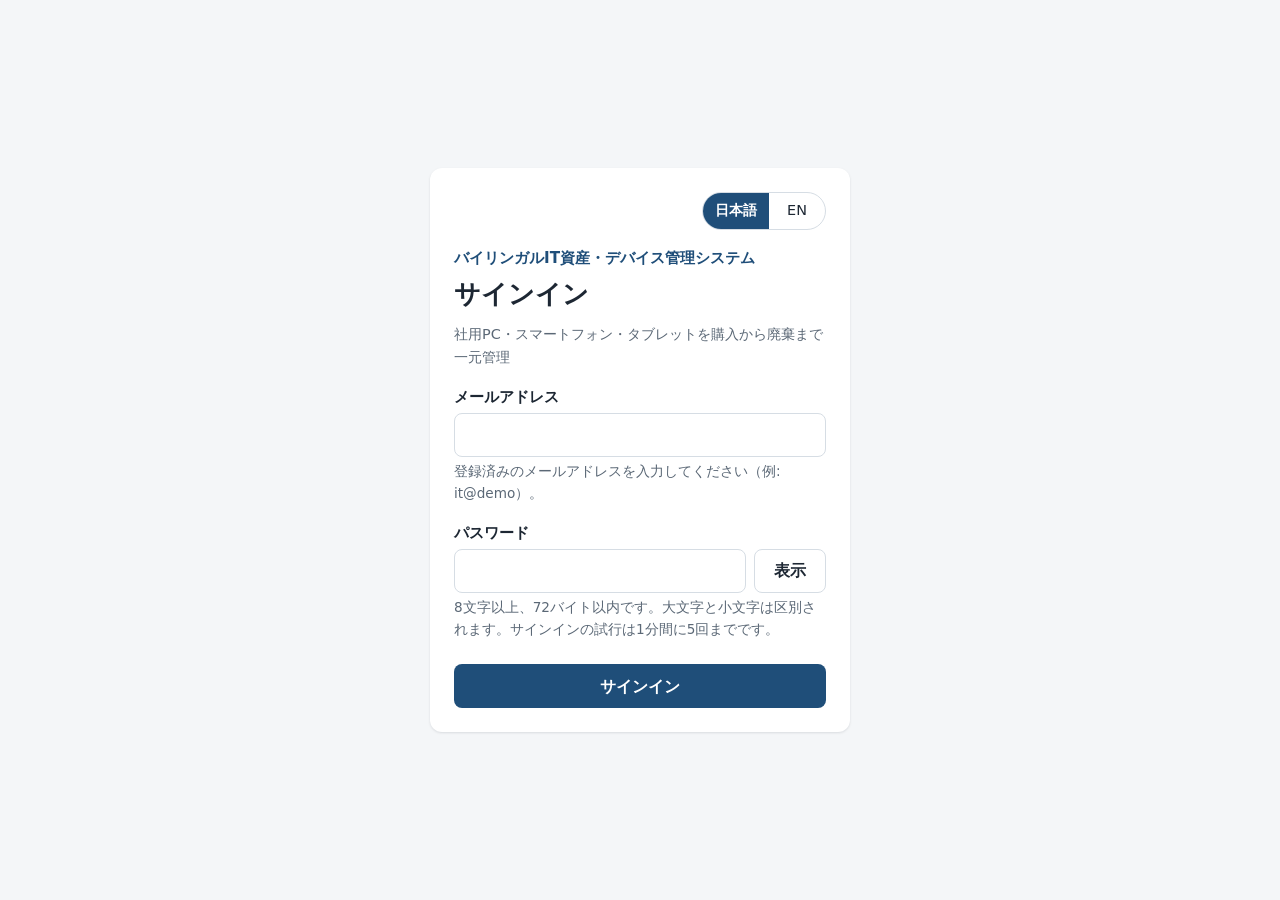
<file: frontend/index.html>
<!doctype html>
<!-- Sign-in page. All visible text comes from i18n/*.json through data-i18n keys. -->
<html lang="ja">
<head>
  <meta charset="utf-8">
  <meta name="viewport" content="width=device-width, initial-scale=1">
  <meta name="author" content="Tamang Amish">
  <meta http-equiv="Content-Security-Policy"
        content="default-src 'self'; script-src 'self'; style-src 'self'; img-src 'self' data:; connect-src 'self' http://localhost:8000; base-uri 'self'; form-action 'self'">
  <meta name="referrer" content="no-referrer">
  <title data-i18n="login.title"></title>
  <link rel="icon" href="data:,">
  <link rel="stylesheet" href="css/style.css">
  <script type="module" src="js/login.js"></script>
</head>
<body class="login-page">
  <main class="login-card" aria-labelledby="login-heading">
    <div class="login-header">
      <div id="lang-slot"></div>
    </div>
    <p class="login-app" data-i18n="app.name"></p>
    <h1 id="login-heading" data-i18n="login.title"></h1>
    <p class="login-tagline" data-i18n="app.tagline"></p>

    <p id="login-notice" class="notice" role="status" hidden></p>
    <p id="login-error" class="alert" role="alert" hidden></p>

    <form id="login-form" novalidate>
      <label for="email" data-i18n="login.email"></label>
      <input id="email" name="email" type="email" autocomplete="username" maxlength="254" required
             aria-describedby="email-hint" spellcheck="false" autocapitalize="off">
      <p id="email-hint" class="hint" data-i18n="login.email_hint"></p>

      <label for="password" data-i18n="login.password"></label>
      <div class="password-row">
        <input id="password" name="password" type="password" autocomplete="current-password" maxlength="200" required
               aria-describedby="password-hint caps-warning" spellcheck="false" autocapitalize="off">
        <button id="password-toggle" class="button button-quiet password-toggle" type="button"
                aria-controls="password" aria-pressed="false"
                data-i18n="login.show_password" data-i18n-aria-label="login.show_password_label"></button>
      </div>
      <p id="password-hint" class="hint" data-i18n="login.password_hint"></p>
      <p id="caps-warning" class="caps-warning" role="status" data-i18n="login.caps_on" hidden></p>

      <button id="login-submit" class="button button-primary" type="submit" data-i18n="login.submit"></button>
    </form>
  </main>
  <noscript>JavaScript is required. / JavaScriptを有効にしてください。</noscript>
</body>
</html>
</file>
<file: frontend/css/style.css>
/* Shared styles. Colors, spacing, and type live in variables; mobile first, works at 375px. */

:root {
  --color-bg: #f4f6f8;
  --color-surface: #ffffff;
  --color-text: #1d2733;
  --color-muted: #5b6876;
  --color-border: #d6dde4;
  --color-primary: #1f4e79;
  --color-primary-hover: #183e61;
  --color-primary-text: #ffffff;
  --color-focus: #2f80ed;
  --color-danger: #b42318;
  --color-danger-bg: #fdecea;
  --color-info: #155e75;
  --color-info-bg: #e6f4f8;
  --color-topbar: #16324f;
  --color-topbar-text: #e8eef5;
  --color-chart: #2b6cb0;
  --color-warning-bg: #fff4e5;
  --color-warning: #8a4b00;
  --color-success: #1e6b3a;
  --color-success-bg: #e7f5ec;
  --color-neutral-bg: #eef1f4;

  --font-sans: "Hiragino Sans", "Hiragino Kaku Gothic ProN", "Noto Sans JP", "Yu Gothic UI",
    "Meiryo", system-ui, -apple-system, "Segoe UI", sans-serif;
  --radius: 8px;
  --space-1: 4px;
  --space-2: 8px;
  --space-3: 12px;
  --space-4: 16px;
  --space-5: 24px;
  --space-6: 32px;
  --shadow: 0 1px 3px rgba(16, 24, 40, 0.08), 0 1px 2px rgba(16, 24, 40, 0.04);
}

*,
*::before,
*::after {
  box-sizing: border-box;
}

html {
  -webkit-text-size-adjust: 100%;
}

body {
  margin: 0;
  min-height: 100vh;
  background: var(--color-bg);
  color: var(--color-text);
  font-family: var(--font-sans);
  font-size: 16px;
  line-height: 1.6;
}

/* Visible keyboard focus everywhere. */
:focus-visible {
  outline: 3px solid var(--color-focus);
  outline-offset: 2px;
}

[hidden] {
  display: none !important;
}

/* Buttons */

.button {
  display: inline-flex;
  align-items: center;
  justify-content: center;
  min-height: 44px;
  padding: var(--space-2) var(--space-4);
  border: 1px solid transparent;
  border-radius: var(--radius);
  font: inherit;
  font-weight: 600;
  cursor: pointer;
}

.button:disabled {
  opacity: 0.6;
  cursor: progress;
}

.button-primary {
  background: var(--color-primary);
  color: var(--color-primary-text);
}

.button-primary:hover:not(:disabled) {
  background: var(--color-primary-hover);
}

.button-quiet {
  background: transparent;
  border-color: currentColor;
  color: inherit;
}

/* Forms */

label {
  display: block;
  margin-top: var(--space-4);
  margin-bottom: var(--space-1);
  font-weight: 600;
  font-size: 0.95rem;
}

input,
select,
textarea {
  width: 100%;
  min-height: 44px;
  padding: var(--space-2) var(--space-3);
  border: 1px solid var(--color-border);
  border-radius: var(--radius);
  background: var(--color-surface);
  color: var(--color-text);
  font: inherit;
}

/* Messages */

.alert,
.notice {
  margin: var(--space-4) 0 0;
  padding: var(--space-3) var(--space-4);
  border-radius: var(--radius);
  font-size: 0.95rem;
}

.alert {
  background: var(--color-danger-bg);
  color: var(--color-danger);
  border: 1px solid #f5c2bd;
}

.notice {
  background: var(--color-info-bg);
  color: var(--color-info);
  border: 1px solid #b8dfe9;
}

/* Language switch */

.lang-switch {
  display: inline-flex;
  border: 1px solid var(--color-border);
  border-radius: 999px;
  overflow: hidden;
}

.lang-button {
  min-height: 36px;
  min-width: 56px;
  padding: 0 var(--space-3);
  border: 0;
  background: transparent;
  color: inherit;
  font: inherit;
  font-size: 0.9rem;
  cursor: pointer;
}

.lang-button[aria-pressed="true"] {
  background: var(--color-primary);
  color: var(--color-primary-text);
  font-weight: 700;
}

/* Sign-in page */

.login-page {
  display: flex;
  align-items: center;
  justify-content: center;
  padding: var(--space-4);
}

.login-card {
  width: 100%;
  max-width: 420px;
  padding: var(--space-5);
  background: var(--color-surface);
  border-radius: 12px;
  box-shadow: var(--shadow);
}

.login-header {
  display: flex;
  justify-content: flex-end;
}

.login-app {
  margin: var(--space-4) 0 0;
  color: var(--color-primary);
  font-weight: 700;
  font-size: 0.95rem;
}

.login-card h1 {
  margin: var(--space-1) 0 0;
  font-size: 1.6rem;
}

.login-tagline {
  margin: var(--space-2) 0 0;
  color: var(--color-muted);
  font-size: 0.9rem;
}

.login-card form .button-primary {
  width: 100%;
  margin-top: var(--space-5);
}

.password-row {
  display: flex;
  gap: var(--space-2);
}

.password-row input {
  flex: 1;
  min-width: 0;
}

.password-toggle {
  flex: none;
  min-width: 72px;
  border-color: var(--color-border);
  color: var(--color-text);
}

.caps-warning {
  margin: var(--space-1) 0 0;
  color: var(--color-warning);
  font-size: 0.85rem;
  font-weight: 600;
}

/* Top bar (signed-in pages) */

#topbar {
  display: flex;
  flex-wrap: wrap;
  align-items: center;
  gap: var(--space-2) var(--space-4);
  padding: var(--space-3) var(--space-4);
  background: var(--color-topbar);
  color: var(--color-topbar-text);
}

#topbar .brand {
  color: inherit;
  font-weight: 700;
  text-decoration: none;
}

.menu-toggle {
  margin-left: auto;
  min-height: 40px;
  padding: 0 var(--space-3);
  border: 1px solid currentColor;
  border-radius: var(--radius);
  background: transparent;
  color: inherit;
  font: inherit;
}

.main-nav {
  display: none;
  width: 100%;
}

.main-nav.open {
  display: block;
}

.main-nav ul {
  margin: 0;
  padding: 0;
  list-style: none;
}

.main-nav a {
  display: block;
  padding: var(--space-2) var(--space-3);
  border-radius: var(--radius);
  color: inherit;
  text-decoration: none;
}

.main-nav a:hover,
.main-nav a[aria-current="page"] {
  background: rgba(255, 255, 255, 0.14);
}

.main-nav a[aria-current="page"] {
  font-weight: 700;
}

#topbar .tools {
  display: flex;
  flex-wrap: wrap;
  align-items: center;
  gap: var(--space-2) var(--space-3);
  width: 100%;
}

#topbar .lang-switch {
  border-color: rgba(255, 255, 255, 0.4);
}

#topbar .who {
  font-size: 0.85rem;
  opacity: 0.9;
}

/* Signed-in page layout */

.page {
  max-width: 1200px;
  margin: 0 auto;
  padding: var(--space-4);
}

.page-header h1 {
  margin: var(--space-2) 0 0;
  font-size: 1.5rem;
}

.muted {
  color: var(--color-muted);
  font-size: 0.9rem;
}

.visually-hidden {
  position: absolute;
  width: 1px;
  height: 1px;
  margin: -1px;
  padding: 0;
  overflow: hidden;
  clip: rect(0 0 0 0);
  white-space: nowrap;
  border: 0;
}

.notice .retry,
.alert .retry {
  margin-left: var(--space-3);
  min-height: 36px;
}

/* KPI cards: two per row on phones, five in a row on wide screens. */

.kpi-grid {
  display: grid;
  grid-template-columns: repeat(2, minmax(0, 1fr));
  gap: var(--space-3);
  margin: var(--space-4) 0 0;
  padding: 0;
  list-style: none;
}

.kpi {
  display: flex;
  flex-direction: column;
  justify-content: space-between;
  height: 100%;
  min-height: 96px;
  padding: var(--space-3) var(--space-4);
  background: var(--color-surface);
  border: 1px solid var(--color-border);
  border-radius: var(--radius);
  box-shadow: var(--shadow);
  color: inherit;
  text-decoration: none;
}

a.kpi[href]:hover {
  border-color: var(--color-primary);
}

.kpi-label {
  color: var(--color-muted);
  font-size: 0.85rem;
  font-weight: 600;
}

.kpi-value {
  font-size: 1.9rem;
  font-weight: 700;
  line-height: 1.2;
  font-variant-numeric: tabular-nums;
}

.kpi-alert {
  border-color: #f5c2bd;
  background: var(--color-danger-bg);
}

.kpi-alert .kpi-value {
  color: var(--color-danger);
}

/* Panels, charts, and tables */

.panel-grid {
  display: grid;
  align-items: start;
  gap: var(--space-4);
  margin-top: var(--space-4);
}

.panel {
  min-width: 0;
  margin-top: var(--space-4);
  padding: var(--space-4);
  background: var(--color-surface);
  border: 1px solid var(--color-border);
  border-radius: var(--radius);
  box-shadow: var(--shadow);
}

.panel-grid .panel {
  margin-top: 0;
}

.panel h2 {
  margin: 0 0 var(--space-3);
  font-size: 1.1rem;
}

.chart-box {
  position: relative;
  height: 220px;
}

.chart-box-tall {
  height: 320px;
}

.count-table,
.data-table {
  width: 100%;
  border-collapse: collapse;
  font-size: 0.9rem;
}

.count-table {
  margin-top: var(--space-3);
}

.count-table th,
.count-table td,
.data-table th,
.data-table td {
  padding: var(--space-2) var(--space-3);
  border-bottom: 1px solid var(--color-border);
  text-align: left;
}

.count-table th,
.data-table th {
  color: var(--color-muted);
  font-weight: 600;
}

.num {
  text-align: right !important;
  font-variant-numeric: tabular-nums;
}

.table-wrap {
  position: relative; /* keeps visually hidden header text inside the scroll area */
  overflow-x: auto;
}

/* Short headers stay on one line; long text columns keep a readable width and
   the table scrolls sideways inside its panel on small screens. */
.data-table th {
  white-space: nowrap;
}

.data-table .text-cell {
  min-width: 12em;
}

/* Codes such as asset tags (PC-0018) must never break across lines. */
.nowrap {
  white-space: nowrap;
}

/* Tighter cells on phones so four columns fit at 375px. */
.data-table th,
.data-table td {
  padding: var(--space-2);
}

.data-table tr.urgent td {
  background: var(--color-warning-bg);
}

/* Buttons: extra variants */

.button-small {
  min-height: 36px;
  padding: var(--space-1) var(--space-3);
  font-size: 0.9rem;
}

.button-danger {
  background: var(--color-surface);
  border-color: var(--color-danger);
  color: var(--color-danger);
}

a.button {
  text-decoration: none;
}

.page-header-actions {
  display: flex;
  flex-wrap: wrap;
  align-items: center;
  justify-content: space-between;
  gap: var(--space-3);
}

.breadcrumb {
  margin: 0;
  font-size: 0.9rem;
}

.device-summary {
  display: flex;
  flex-wrap: wrap;
  align-items: center;
  gap: var(--space-2) var(--space-4);
  margin: var(--space-2) 0 0;
  color: var(--color-muted);
}

.panel-heading {
  display: flex;
  flex-wrap: wrap;
  align-items: center;
  justify-content: space-between;
  gap: var(--space-2);
  margin-bottom: var(--space-3);
}

.panel-heading h2 {
  margin: 0;
}

.inline-label {
  display: inline;
  margin: 0 var(--space-2) 0 0;
}

.panel-heading select {
  width: auto;
}

/* Status badges: text always carries the meaning, color only helps scanning. */

.badge {
  display: inline-block;
  padding: 2px var(--space-2);
  border-radius: 999px;
  background: var(--color-neutral-bg);
  color: var(--color-text);
  font-size: 0.8rem;
  font-weight: 600;
  line-height: 1.5;
  white-space: nowrap;
}

.badge-kitting,
.badge-ordered,
.badge-ticket-in_progress {
  background: var(--color-info-bg);
  color: var(--color-info);
}

.badge-ready,
.badge-in_stock,
.badge-compliant,
.badge-ticket-resolved {
  background: var(--color-success-bg);
  color: var(--color-success);
}

.badge-repair,
.badge-returned,
.badge-wiped,
.badge-unknown,
.badge-on_loan,
.badge-ticket-open {
  background: var(--color-warning-bg);
  color: var(--color-warning);
}

.badge-non_compliant,
.badge-overdue {
  background: var(--color-danger-bg);
  color: var(--color-danger);
}

.badge-retired,
.badge-ticket-closed {
  background: var(--color-neutral-bg);
  color: var(--color-muted);
}

/* Filters */

.filters {
  display: grid;
  grid-template-columns: repeat(2, minmax(0, 1fr));
  gap: 0 var(--space-3);
  align-items: end;
}

.filters label {
  margin-top: var(--space-2);
}

.filter-search {
  grid-column: 1 / -1;
}

.filter-actions {
  grid-column: 1 / -1;
  margin-top: var(--space-3);
}

.pager {
  display: flex;
  align-items: center;
  justify-content: space-between;
  gap: var(--space-2);
  margin-top: var(--space-3);
}

.data-table tr.overdue td {
  background: var(--color-danger-bg);
}

/* Forms */

.form-grid {
  display: grid;
  gap: 0 var(--space-4);
}

.form-actions {
  display: flex;
  flex-wrap: wrap;
  gap: var(--space-2);
  margin-top: var(--space-4);
}

label.required::after {
  content: " *";
  color: var(--color-danger);
}

.field-checkbox {
  display: flex;
  align-items: center;
  gap: var(--space-2);
  margin-top: var(--space-3);
}

.field-checkbox input {
  width: 22px;
  min-height: 22px;
  height: 22px;
}

.field-checkbox label {
  margin: 0;
}

.field-textarea {
  grid-column: 1 / -1;
}

.hint {
  margin: var(--space-1) 0 0;
  color: var(--color-muted);
  font-size: 0.85rem;
}

.field-error {
  margin: var(--space-1) 0 0;
  color: var(--color-danger);
  font-size: 0.85rem;
}

[aria-invalid="true"] {
  border-color: var(--color-danger);
}

/* Field lists on the device page */

.field-list {
  display: grid;
  grid-template-columns: minmax(0, 2fr) minmax(0, 3fr);
  gap: var(--space-2) var(--space-3);
  margin: 0;
  font-size: 0.95rem;
}

.field-list dt {
  color: var(--color-muted);
  font-weight: 600;
}

.field-list dd {
  margin: 0;
  overflow-wrap: anywhere;
  white-space: pre-line;
}

/* Lifecycle actions */

.action-buttons {
  display: flex;
  flex-wrap: wrap;
  gap: var(--space-2);
}

.action-form {
  margin-top: var(--space-4);
  padding-top: var(--space-3);
  border-top: 1px solid var(--color-border);
}

.action-form h3 {
  margin: 0;
  font-size: 1rem;
}

/* Kitting checklist */

.progress-row {
  display: flex;
  align-items: center;
  gap: var(--space-3);
}

progress {
  flex: 1;
  height: 12px;
  accent-color: var(--color-primary);
}

.progress-text {
  font-variant-numeric: tabular-nums;
  white-space: nowrap;
}

.checklist {
  margin: var(--space-3) 0 0;
  padding: 0;
  list-style: none;
}

.checklist li {
  display: flex;
  flex-wrap: wrap;
  align-items: center;
  gap: var(--space-2) var(--space-3);
  padding: var(--space-2) 0;
  border-bottom: 1px solid var(--color-border);
}

.checklist input {
  width: 22px;
  min-height: 22px;
  height: 22px;
}

.checklist label {
  flex: 1;
  margin: 0;
  font-weight: 400;
}

.checklist li.done label {
  color: var(--color-muted);
}

.task-meta {
  font-size: 0.8rem;
}

/* History timeline */

.timeline {
  margin: 0;
  padding: 0;
  list-style: none;
}

.timeline li {
  display: grid;
  gap: 2px;
  padding: var(--space-2) 0 var(--space-2) var(--space-4);
  border-left: 2px solid var(--color-border);
}

.timeline time,
.timeline-actor {
  font-size: 0.8rem;
}

.timeline-detail {
  font-size: 0.9rem;
}

/* Kitting board */

.board {
  display: grid;
  gap: var(--space-4);
  margin-top: var(--space-4);
}

.board-column {
  min-width: 0;
  padding: var(--space-3);
  background: var(--color-neutral-bg);
  border-radius: var(--radius);
}

.board-column h2 {
  display: flex;
  align-items: center;
  justify-content: space-between;
  gap: var(--space-2);
  margin: 0 0 var(--space-3);
  font-size: 1rem;
  overflow-wrap: anywhere;
}

.board-column-count {
  min-width: 28px;
  padding: 0 var(--space-2);
  border-radius: 999px;
  background: var(--color-surface);
  font-size: 0.85rem;
  text-align: center;
}

.board-list {
  display: grid;
  gap: var(--space-3);
  margin: 0;
  padding: 0;
  list-style: none;
}

.board-card {
  display: grid;
  gap: var(--space-1);
  padding: var(--space-3);
  background: var(--color-surface);
  border: 1px solid var(--color-border);
  border-radius: var(--radius);
  box-shadow: var(--shadow);
}

.board-card.complete {
  border-color: var(--color-success);
}

.board-card progress {
  width: 100%;
}

.board-tag {
  font-weight: 700;
}

.board-meta,
.board-count {
  margin: 0;
  font-size: 0.85rem;
}

.board-card .badge {
  justify-self: start;
}

/* Tabs (loans) */

.tabs {
  display: flex;
  flex-wrap: wrap;
  gap: var(--space-2);
  margin-top: var(--space-4);
}

.tab {
  min-height: 40px;
  padding: 0 var(--space-4);
  border: 1px solid var(--color-border);
  border-radius: 999px;
  background: var(--color-surface);
  color: inherit;
  font: inherit;
  cursor: pointer;
}

.tab[aria-pressed="true"] {
  background: var(--color-primary);
  border-color: var(--color-primary);
  color: var(--color-primary-text);
  font-weight: 700;
}

.overdue-summary {
  margin-top: var(--space-2);
  padding: var(--space-1) var(--space-3);
  border: 1px solid #f5c2bd;
  border-radius: var(--radius);
  background: var(--color-danger-bg);
  color: var(--color-danger);
  font: inherit;
  font-weight: 600;
  cursor: pointer;
}

/* Employees, users, tickets */

.badge-emp-active,
.badge-priority-low {
  background: var(--color-success-bg);
  color: var(--color-success);
}

.badge-emp-on_leave,
.badge-priority-medium {
  background: var(--color-info-bg);
  color: var(--color-info);
}

.badge-priority-high {
  background: var(--color-warning-bg);
  color: var(--color-warning);
}

.badge-priority-critical {
  background: var(--color-danger-bg);
  color: var(--color-danger);
}

.badge-emp-left {
  background: var(--color-neutral-bg);
  color: var(--color-muted);
}

.badge-role-super_admin {
  background: var(--color-danger-bg);
  color: var(--color-danger);
}

.badge-role-it_admin {
  background: var(--color-info-bg);
  color: var(--color-info);
}

.badge-role-manager {
  background: var(--color-warning-bg);
  color: var(--color-warning);
}

.badge-row .badge + .badge {
  margin-left: var(--space-1);
}

.you-badge {
  margin-left: var(--space-2);
}

.data-table tr.inactive td {
  color: var(--color-muted);
}

.text-danger {
  color: var(--color-danger);
}

.filter-check {
  align-self: end;
  min-height: 44px;
}

.leaver-panel {
  border-color: #f5c2bd;
}

.leaver-panel h2 {
  margin-top: 0;
  font-size: 1.1rem;
}

.confirm-box {
  margin-top: var(--space-3);
  padding: var(--space-3);
  border-radius: var(--radius);
  background: var(--color-danger-bg);
}

.confirm-box p {
  margin: 0;
  font-weight: 600;
}

/* What people typed: kept as written, line breaks included. */
.ticket-text {
  margin: 0;
  white-space: pre-wrap;
  overflow-wrap: anywhere;
}

.comments {
  display: grid;
  gap: var(--space-3);
  margin: 0;
  padding: 0;
  list-style: none;
}

.comment {
  padding: var(--space-3);
  border: 1px solid var(--color-border);
  border-radius: var(--radius);
}

.comment.own {
  background: var(--color-info-bg);
}

.comment-meta {
  display: flex;
  flex-wrap: wrap;
  gap: var(--space-1) var(--space-3);
  margin: 0 0 var(--space-1);
  font-size: 0.85rem;
}

.comment-form {
  margin-top: var(--space-4);
}

/* FAQ */

.faq-group h2 {
  margin: 0 0 var(--space-2);
  font-size: 1.05rem;
}

.faq-item {
  border-top: 1px solid var(--color-border);
}

.faq-item:first-of-type {
  border-top: 0;
}

.faq-item summary {
  padding: var(--space-3) 0;
  font-weight: 600;
  cursor: pointer;
}

.faq-body {
  padding: 0 0 var(--space-4) var(--space-4);
}

.faq-footer {
  margin: var(--space-3) 0;
  font-size: 0.9rem;
}

.language-columns {
  display: grid;
  gap: var(--space-4);
}

.language-columns fieldset {
  min-width: 0;
  margin: var(--space-3) 0 0;
  padding: var(--space-2) var(--space-3) var(--space-3);
  border: 1px solid var(--color-border);
  border-radius: var(--radius);
}

.language-columns legend {
  padding: 0 var(--space-1);
  font-weight: 700;
}

.language-columns textarea {
  min-height: 220px;
}

/* Chat widget */

.chat-widget {
  position: fixed;
  right: var(--space-4);
  bottom: var(--space-4);
  z-index: 50;
}

.chat-toggle {
  min-height: 48px;
  padding: 0 var(--space-5);
  border: 0;
  border-radius: 999px;
  background: var(--color-primary);
  color: var(--color-primary-text);
  box-shadow: 0 4px 12px rgba(16, 24, 40, 0.25);
  font: inherit;
  font-weight: 700;
  cursor: pointer;
}

.chat-panel {
  display: flex;
  flex-direction: column;
  width: min(400px, calc(100vw - 2 * var(--space-4)));
  height: min(620px, calc(100vh - 2 * var(--space-4)));
  background: var(--color-surface);
  border: 1px solid var(--color-border);
  border-radius: 12px;
  box-shadow: 0 8px 24px rgba(16, 24, 40, 0.25);
  overflow: hidden;
}

.chat-panel[hidden] {
  display: none;
}

.chat-header {
  display: flex;
  align-items: center;
  justify-content: space-between;
  padding: var(--space-2) var(--space-3) var(--space-2) var(--space-4);
  background: var(--color-topbar);
  color: var(--color-topbar-text);
}

.chat-header h2 {
  margin: 0;
  font-size: 1rem;
}

.chat-close {
  min-height: 36px;
  padding: 0 var(--space-3);
  border: 1px solid currentColor;
  border-radius: var(--radius);
  background: transparent;
  color: inherit;
  font: inherit;
  cursor: pointer;
}

.chat-messages {
  flex: 1;
  display: flex;
  flex-direction: column;
  gap: var(--space-2);
  margin: 0;
  padding: var(--space-3);
  overflow-y: auto;
  list-style: none;
}

.chat-message {
  max-width: 85%;
  padding: var(--space-2) var(--space-3);
  border-radius: 12px;
  font-size: 0.95rem;
}

.chat-message.user {
  align-self: flex-end;
  background: var(--color-primary);
  color: var(--color-primary-text);
}

.chat-message.assistant {
  align-self: flex-start;
  background: var(--color-neutral-bg);
}

.chat-message.notice {
  align-self: stretch;
  max-width: none;
  background: var(--color-warning-bg);
  color: var(--color-warning);
}

.chat-message.typing {
  color: var(--color-muted);
}

.chat-text {
  margin: 0;
  white-space: pre-wrap;
  overflow-wrap: anywhere;
}

.chat-message.user a {
  color: inherit;
}

.chat-confirm {
  margin: 0 var(--space-3);
  padding: var(--space-3);
  border: 1px solid var(--color-primary);
  border-radius: var(--radius);
  background: var(--color-info-bg);
  max-height: 45%;
  overflow-y: auto;
}

.chat-confirm-title {
  margin: 0 0 var(--space-2);
  font-weight: 700;
}

.chat-confirm-details {
  display: grid;
  grid-template-columns: auto minmax(0, 1fr);
  gap: var(--space-1) var(--space-3);
  margin: 0;
  font-size: 0.9rem;
}

.chat-confirm-details dt {
  color: var(--color-muted);
  font-weight: 600;
}

.chat-confirm-details dd {
  margin: 0;
  white-space: pre-wrap;
  overflow-wrap: anywhere;
}

.chat-confirm-expiry {
  margin: var(--space-2) 0 0;
  font-size: 0.8rem;
}

.chat-confirm .form-actions {
  margin-top: var(--space-2);
}

.chat-form {
  display: flex;
  gap: var(--space-2);
  padding: var(--space-3) var(--space-3) 0;
}

.chat-form textarea {
  flex: 1;
  min-height: 44px;
  resize: none;
}

.chat-privacy {
  margin: var(--space-1) var(--space-3) var(--space-2);
  font-size: 0.75rem;
}

/* Keep the last rows of long pages clear of the chat button. */
body:has(.chat-widget) .page {
  padding-bottom: 88px;
}

/* Wider screens: menu always visible on one line. */
@media (min-width: 900px) {
  .menu-toggle {
    display: none;
  }

  .main-nav,
  .main-nav.open {
    display: block;
    width: auto;
  }

  .main-nav ul {
    display: flex;
    gap: var(--space-1);
  }

  #topbar .tools {
    width: auto;
    margin-left: auto;
  }

  .page {
    padding: var(--space-5);
  }

  .kpi-grid {
    grid-template-columns: repeat(5, minmax(0, 1fr));
  }

  .panel-grid {
    grid-template-columns: repeat(2, minmax(0, 1fr));
  }

  .data-table th,
  .data-table td {
    padding: var(--space-2) var(--space-3);
  }

  .filters {
    grid-template-columns: repeat(5, minmax(0, 1fr));
  }

  .filters-3 {
    grid-template-columns: repeat(3, minmax(0, 1fr));
  }

  .form-grid {
    grid-template-columns: repeat(2, minmax(0, 1fr));
  }

  .board {
    grid-template-columns: repeat(auto-fill, minmax(280px, 1fr));
  }

  .language-columns {
    grid-template-columns: repeat(2, minmax(0, 1fr));
  }
}
</file>
